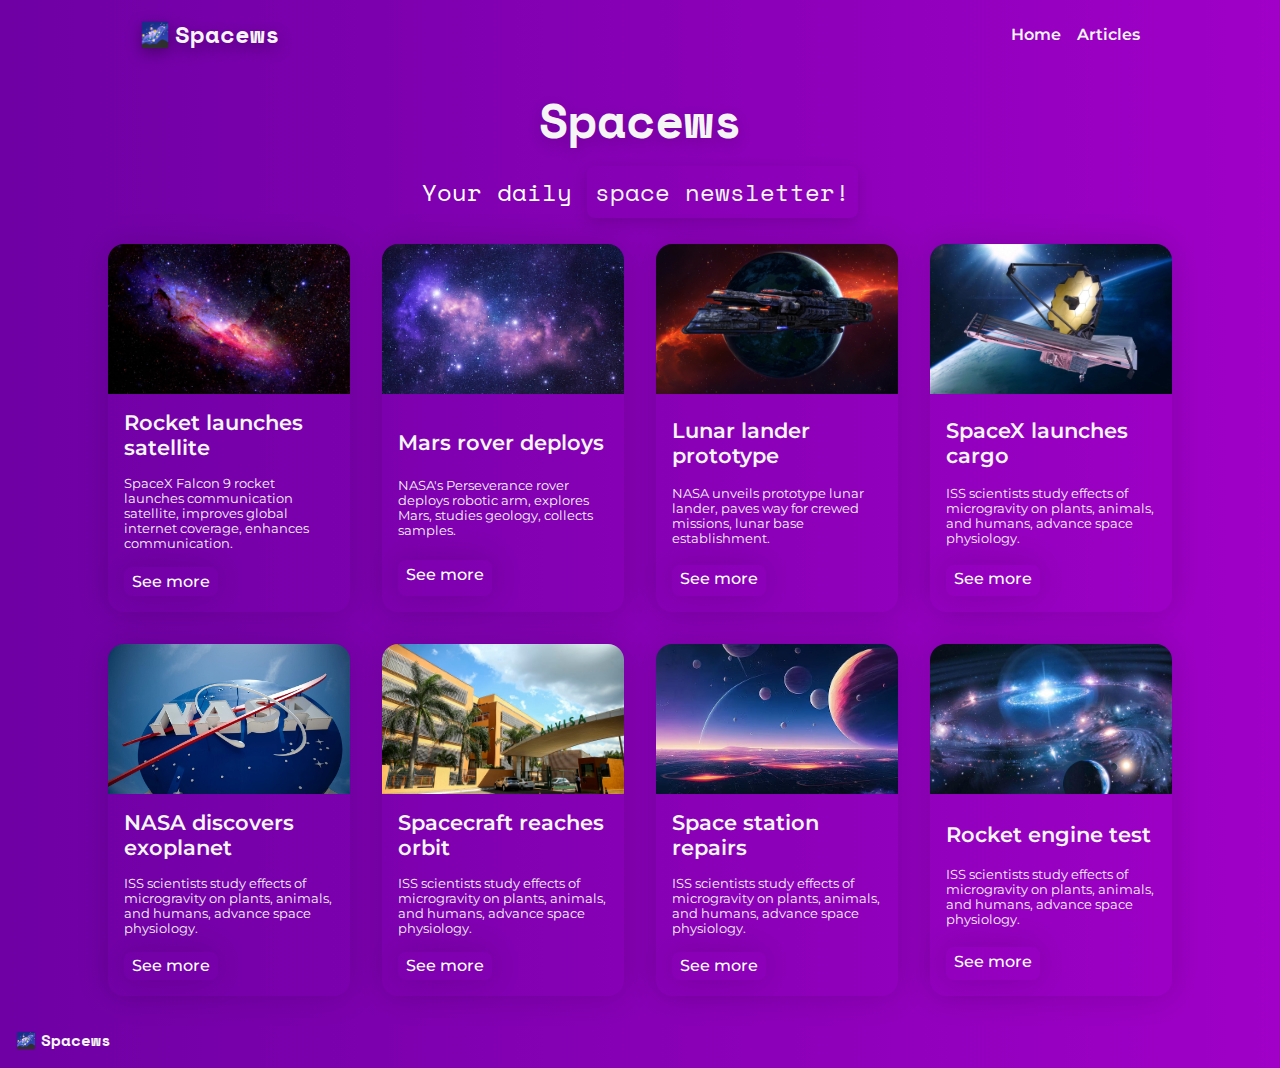
<file: index.html>
<!DOCTYPE html>
<html lang="en">
  <head>
    <meta charset="UTF-8" />
    <meta http-equiv="X-UA-Compatible" content="IE=edge" />
    <meta name="viewport" content="width=device-width, initial-scale=1.0" />
    <title>Spacews | Your daily space newsletter!</title>
    <link rel="stylesheet" href="./src/css/styles.css" />
    <link rel="preconnect" href="https://fonts.googleapis.com" />
    <link rel="preconnect" href="https://fonts.gstatic.com" crossorigin />
    <link
      href="https://fonts.googleapis.com/css2?family=Space+Mono:ital,wght@0,400;0,700;1,400;1,700&display=swap"
      rel="stylesheet"
    />
    <link
      href="https://fonts.googleapis.com/css2?family=Montserrat:wght@100;200;300;400;500;600;700;800;900&display=swap"
      rel="stylesheet"
    />
    <link
      rel="shortcut icon"
      href="./src/images/favicon.ico"
      type="image/x-icon"
    />
  </head>

  <body class="page-container">
    <header class="page-header">
      <section class="page-header_nav">
        <a href="./index.html" class="page-header_nav__brand">
          <h1 class="nav-title"><span>🌌</span>Spacews</h1>
        </a>
        <nav class="page-header_nav__menu">
          <ul class="page-header_nav__menu-list">
            <li class="page-header_nav__menu_item">
              <a class="page-header_nav__menu_link" href="#cta">Home</a>
            </li>
            <li class="page-header_nav__menu_item">
              <a class="page-header_nav__menu_link" href="#articles"
                >Articles</a
              >
            </li>
          </ul>
        </nav>
      </section>
    </header>
    <main class="page-main">
      <section id="cta" class="page-main_cta">
        <h1 class="space-mono">Spacews</h1>
        <p class="space-mono">Your daily <span>space newsletter!</span></p>
      </section>
      <section id="articles" class="page-main_news">
        <div class="news-card">
          <img src="./src/images/news1.jpg" alt="Notícia 1" />
          <div class="news-description">
            <h2>Rocket launches satellite</h2>
            <p>
              SpaceX Falcon 9 rocket launches communication satellite, improves
              global internet coverage, enhances communication.
            </p>
            <a href="artigo.html">See more</a>
          </div>
        </div>
        <div class="news-card">
          <img src="./src/images/news2.jpg" alt="Notícia 2" />
          <div class="news-description">
            <h2>Mars rover deploys</h2>
            <p>
              NASA's Perseverance rover deploys robotic arm, explores Mars,
              studies geology, collects samples.
            </p>
            <a href="artigo.html">See more</a>
          </div>
        </div>
        <div class="news-card">
          <img src="./src/images/news3.jpg" alt="Notícia 3" />
          <div class="news-description">
            <h2>Lunar lander prototype</h2>
            <p>
              NASA unveils prototype lunar lander, paves way for crewed
              missions, lunar base establishment.
            </p>
            <a href="artigo.html">See more</a>
          </div>
        </div>
        <div class="news-card">
          <img src="./src/images/news4.jpg" alt="Notícia 4" />
          <div class="news-description">
            <h2>SpaceX launches cargo</h2>
            <p>
              ISS scientists study effects of microgravity on plants, animals,
              and humans, advance space physiology.
            </p>
            <a href="artigo.html">See more</a>
          </div>
        </div>
        <div class="news-card">
          <img src="./src/images/news5.jpg" alt="Notícia 5" />
          <div class="news-description">
            <h2>NASA discovers exoplanet</h2>
            <p>
              ISS scientists study effects of microgravity on plants, animals,
              and humans, advance space physiology.
            </p>
            <a href="artigo.html">See more</a>
          </div>
        </div>
        <div class="news-card">
          <img src="./src/images/news6.jpg" alt="Notícia 6" />
          <div class="news-description">
            <h2>Spacecraft reaches orbit</h2>
            <p>
              ISS scientists study effects of microgravity on plants, animals,
              and humans, advance space physiology.
            </p>
            <a href="artigo.html">See more</a>
          </div>
        </div>
        <div class="news-card">
          <img src="./src/images/news7.jpg" alt="Notícia 7" />
          <div class="news-description">
            <h2>Space station repairs</h2>
            <p>
              ISS scientists study effects of microgravity on plants, animals,
              and humans, advance space physiology.
            </p>
            <a href="artigo.html">See more</a>
          </div>
        </div>
        <div class="news-card">
          <img src="./src/images/news8.jpg" alt="Notícia 8" />
          <div class="news-description">
            <h2>Rocket engine test</h2>
            <p>
              ISS scientists study effects of microgravity on plants, animals,
              and humans, advance space physiology.
            </p>
            <a href="artigo.html">See more</a>
          </div>
        </div>
      </section>
    </main>
    <footer class="page-footer">
      <h4><span>🌌</span>Spacews</h4>
    </footer>
  </body>
</html>
</file>
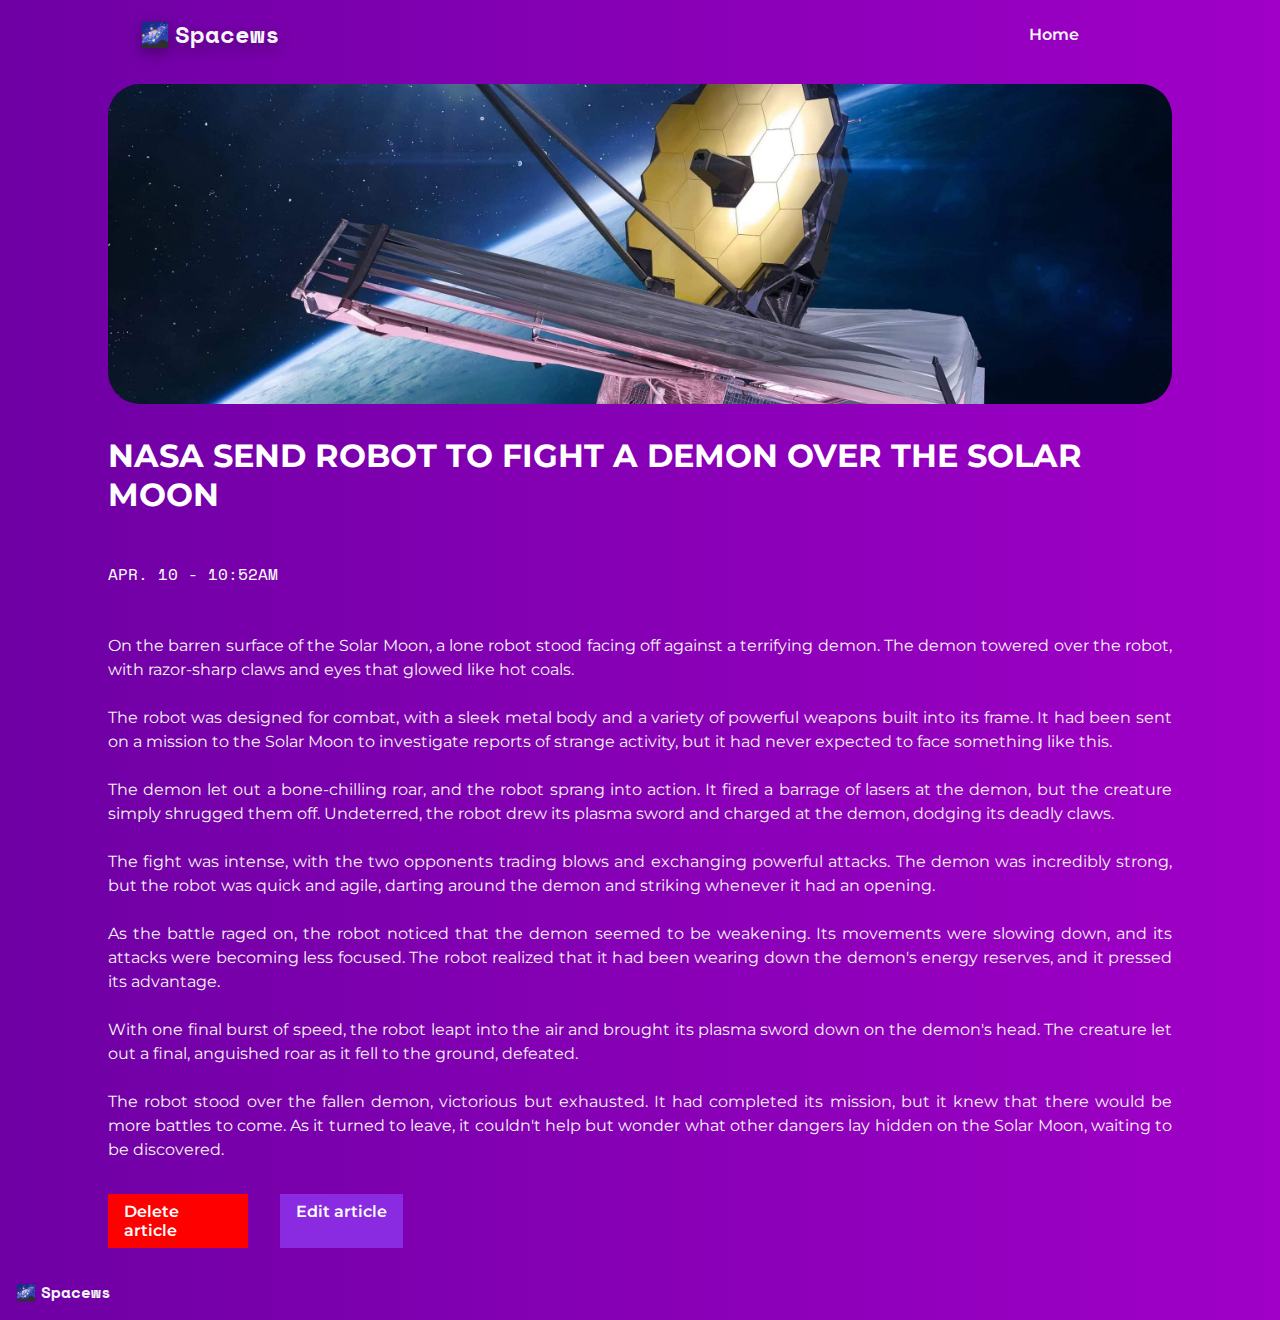
<file: artigo-adm.html>
<!DOCTYPE html>
<html lang="en">
  <head>
    <meta charset="UTF-8" />
    <meta http-equiv="X-UA-Compatible" content="IE=edge" />
    <meta name="viewport" content="width=device-width, initial-scale=1.0" />
    <title>Spacews | Your daily space newsletter!</title>
    <link rel="stylesheet" href="./src/css/styles.css" />
    <link rel="preconnect" href="https://fonts.googleapis.com" />
    <link rel="preconnect" href="https://fonts.gstatic.com" crossorigin />
    <link
      href="https://fonts.googleapis.com/css2?family=Space+Mono:ital,wght@0,400;0,700;1,400;1,700&display=swap"
      rel="stylesheet"
    />
    <link
      href="https://fonts.googleapis.com/css2?family=Montserrat:wght@100;200;300;400;500;600;700;800;900&display=swap"
      rel="stylesheet"
    />
    <link
      rel="shortcut icon"
      href="./src/images/favicon.ico"
      type="image/x-icon"
    />
  </head>

  <body class="page-container">
    <header class="page-header">
      <section class="page-header_nav">
        <div class="page-header_nav__brand">
          <h1 class="nav-title"><span>🌌</span>Spacews</h1>
        </div>
        <nav class="page-header_nav__menu">
          <ul class="page-header_nav__menu-list">
            <li class="page-header_nav__menu_item">
              <a class="page-header_nav__menu_link" href="./index.html">Home</a>
            </li>
          </ul>
        </nav>
      </section>
    </header>
    <main class="page-main">
      <section class="article-box">
        <div class="article-image_box">
          <img
            src="./src/images/news4.jpg"
            alt="Banner do Artigo"
            class="article-image"
          />
        </div>
        <div class="article-description">
          <h1 class="article-title">
            NASA send robot to fight a demon over the solar moon
          </h1>
          <p class="article-time">Apr. 10 - 10:52am</p>
          <p class="article-text">
            On the barren surface of the Solar Moon, a lone robot stood facing
            off against a terrifying demon. The demon towered over the robot,
            with razor-sharp claws and eyes that glowed like hot coals.<br /><br />

            The robot was designed for combat, with a sleek metal body and a
            variety of powerful weapons built into its frame. It had been sent
            on a mission to the Solar Moon to investigate reports of strange
            activity, but it had never expected to face something like this.<br /><br />

            The demon let out a bone-chilling roar, and the robot sprang into
            action. It fired a barrage of lasers at the demon, but the creature
            simply shrugged them off. Undeterred, the robot drew its plasma
            sword and charged at the demon, dodging its deadly claws.<br /><br />

            The fight was intense, with the two opponents trading blows and
            exchanging powerful attacks. The demon was incredibly strong, but
            the robot was quick and agile, darting around the demon and striking
            whenever it had an opening.<br /><br />

            As the battle raged on, the robot noticed that the demon seemed to
            be weakening. Its movements were slowing down, and its attacks were
            becoming less focused. The robot realized that it had been wearing
            down the demon's energy reserves, and it pressed its advantage.<br /><br />

            With one final burst of speed, the robot leapt into the air and
            brought its plasma sword down on the demon's head. The creature let
            out a final, anguished roar as it fell to the ground, defeated.<br /><br />

            The robot stood over the fallen demon, victorious but exhausted. It
            had completed its mission, but it knew that there would be more
            battles to come. As it turned to leave, it couldn't help but wonder
            what other dangers lay hidden on the Solar Moon, waiting to be
            discovered.
          </p>
        </div>
        <a class="delete">Delete article</a>
        <a class="edit">Edit article</a>
      </section>
    </main>
    <footer class="page-footer">
      <h4><span>🌌</span>Spacews</h4>
    </footer>
  </body>
</html>
</file>
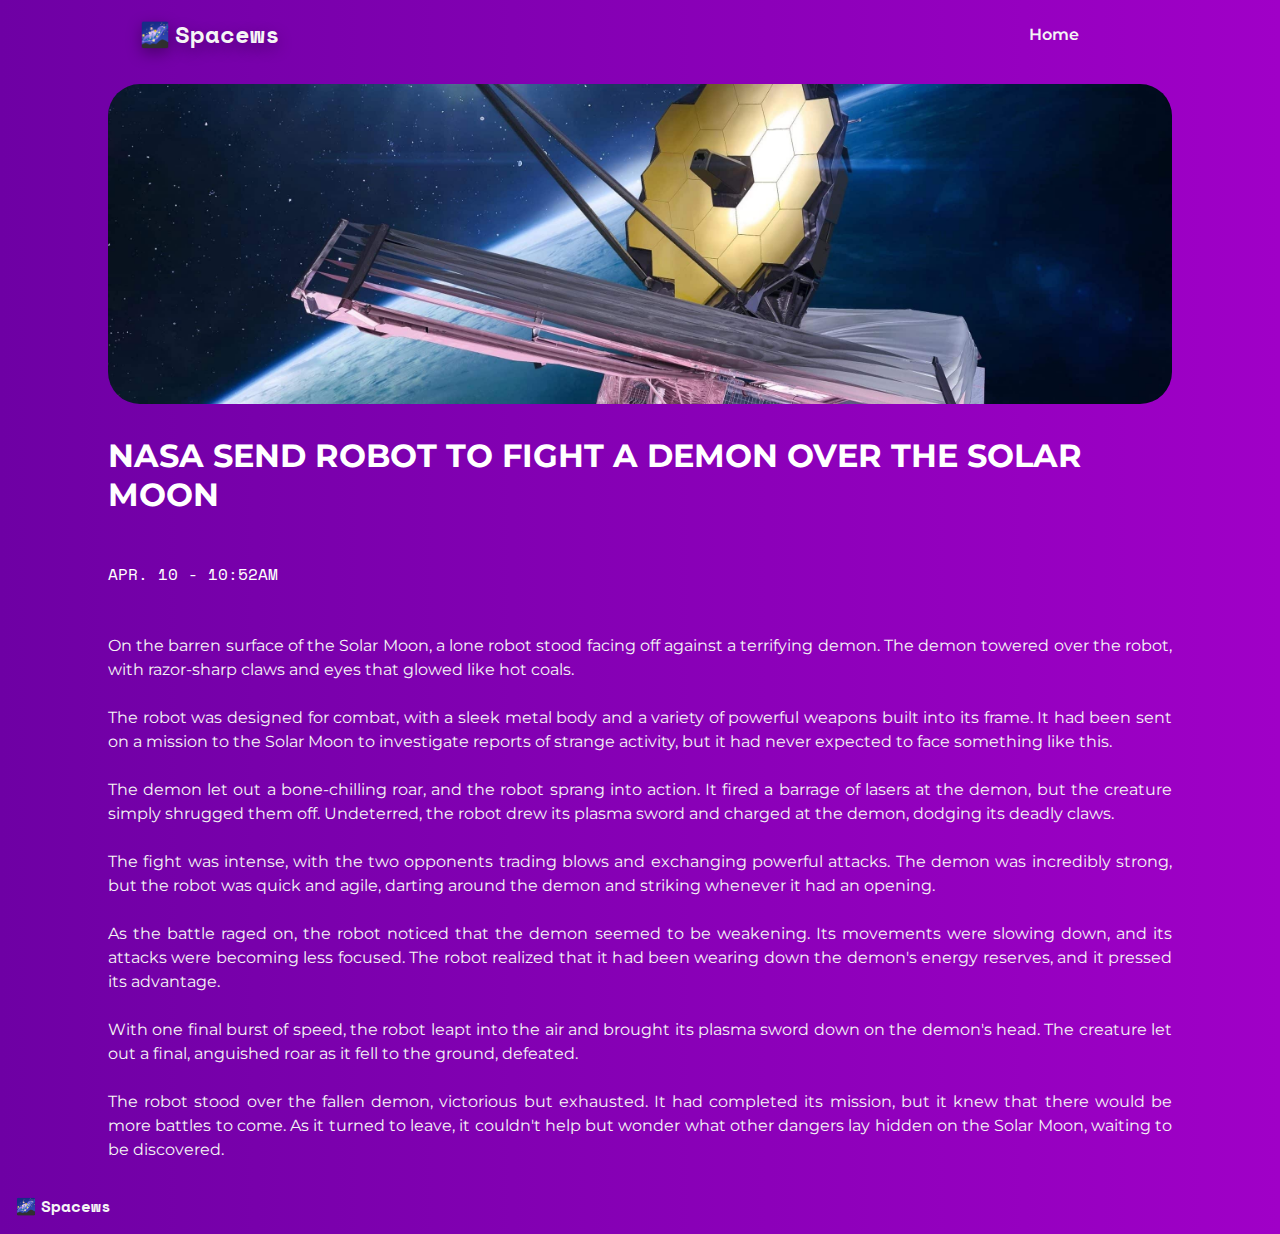
<file: artigo.html>
<!DOCTYPE html>
<html lang="en">
  <head>
    <meta charset="UTF-8" />
    <meta http-equiv="X-UA-Compatible" content="IE=edge" />
    <meta name="viewport" content="width=device-width, initial-scale=1.0" />
    <title>Spacews | Your daily space newsletter!</title>
    <link rel="stylesheet" href="./src/css/styles.css" />
    <link rel="preconnect" href="https://fonts.googleapis.com" />
    <link rel="preconnect" href="https://fonts.gstatic.com" crossorigin />
    <link
      href="https://fonts.googleapis.com/css2?family=Space+Mono:ital,wght@0,400;0,700;1,400;1,700&display=swap"
      rel="stylesheet"
    />
    <link
      href="https://fonts.googleapis.com/css2?family=Montserrat:wght@100;200;300;400;500;600;700;800;900&display=swap"
      rel="stylesheet"
    />
    <link
      rel="shortcut icon"
      href="./src/images/favicon.ico"
      type="image/x-icon"
    />
  </head>

  <body class="page-container">
    <header class="page-header">
      <section class="page-header_nav">
        <div class="page-header_nav__brand">
          <h1 class="nav-title"><span>🌌</span>Spacews</h1>
        </div>
        <nav class="page-header_nav__menu">
          <ul class="page-header_nav__menu-list">
            <li class="page-header_nav__menu_item">
              <a class="page-header_nav__menu_link" href="./index.html">Home</a>
            </li>
          </ul>
        </nav>
      </section>
    </header>
    <main class="page-main">
      <section class="article-box">
        <div class="article-image_box">
          <img
            src="./src/images/news4.jpg"
            alt="Banner do Artigo"
            class="article-image"
          />
        </div>
        <div class="article-description">
          <h1 class="article-title">
            NASA send robot to fight a demon over the solar moon
          </h1>
          <p class="article-time">Apr. 10 - 10:52am</p>
          <p class="article-text">
            On the barren surface of the Solar Moon, a lone robot stood facing
            off against a terrifying demon. The demon towered over the robot,
            with razor-sharp claws and eyes that glowed like hot coals.<br /><br />

            The robot was designed for combat, with a sleek metal body and a
            variety of powerful weapons built into its frame. It had been sent
            on a mission to the Solar Moon to investigate reports of strange
            activity, but it had never expected to face something like this.<br /><br />

            The demon let out a bone-chilling roar, and the robot sprang into
            action. It fired a barrage of lasers at the demon, but the creature
            simply shrugged them off. Undeterred, the robot drew its plasma
            sword and charged at the demon, dodging its deadly claws.<br /><br />

            The fight was intense, with the two opponents trading blows and
            exchanging powerful attacks. The demon was incredibly strong, but
            the robot was quick and agile, darting around the demon and striking
            whenever it had an opening.<br /><br />

            As the battle raged on, the robot noticed that the demon seemed to
            be weakening. Its movements were slowing down, and its attacks were
            becoming less focused. The robot realized that it had been wearing
            down the demon's energy reserves, and it pressed its advantage.<br /><br />

            With one final burst of speed, the robot leapt into the air and
            brought its plasma sword down on the demon's head. The creature let
            out a final, anguished roar as it fell to the ground, defeated.<br /><br />

            The robot stood over the fallen demon, victorious but exhausted. It
            had completed its mission, but it knew that there would be more
            battles to come. As it turned to leave, it couldn't help but wonder
            what other dangers lay hidden on the Solar Moon, waiting to be
            discovered.
          </p>
        </div>
      </section>
    </main>
    <footer class="page-footer">
      <h4><span>🌌</span>Spacews</h4>
    </footer>
  </body>
</html>
</file>
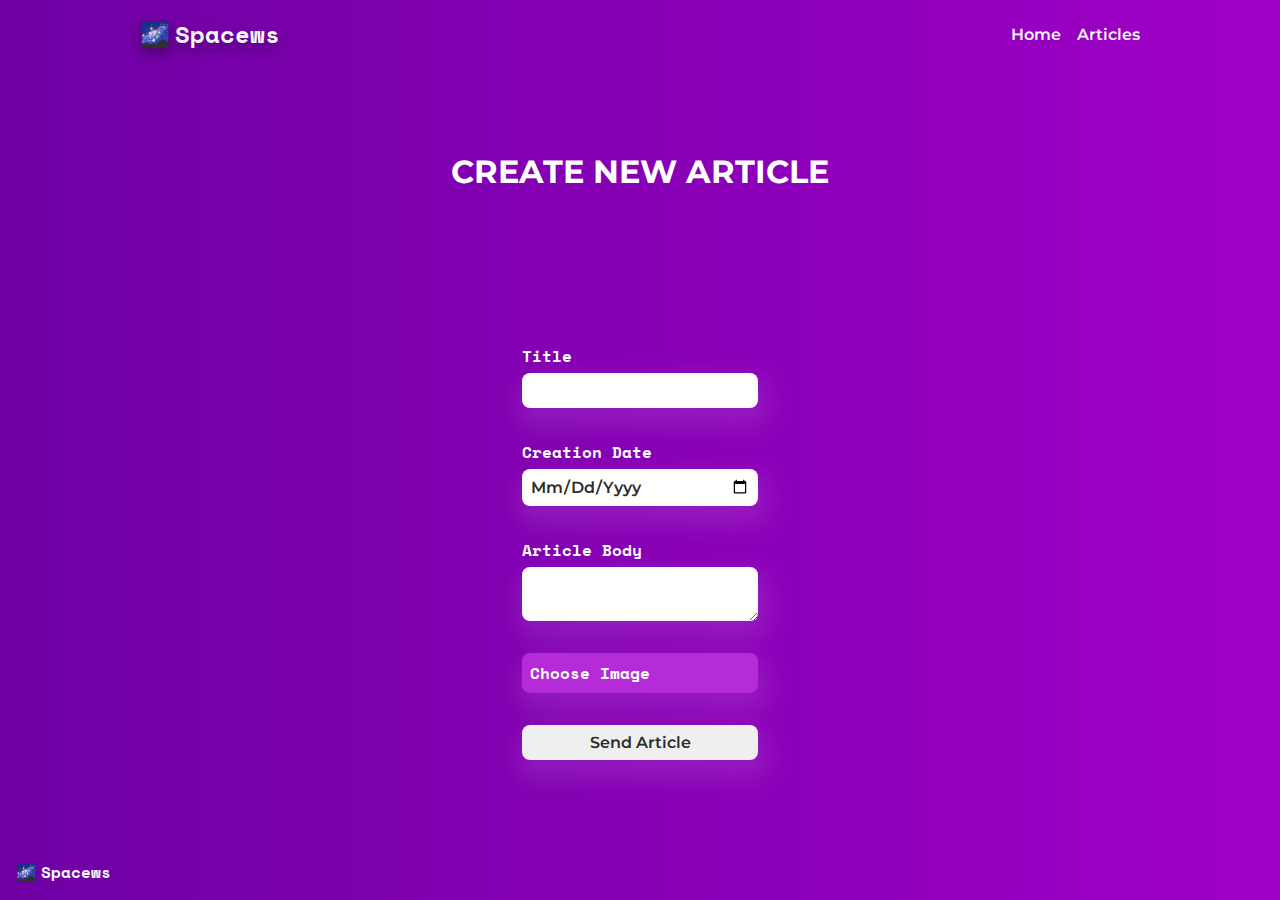
<file: create-article.html>
<!DOCTYPE html>
<html lang="en">
  <head>
    <meta charset="UTF-8" />
    <meta http-equiv="X-UA-Compatible" content="IE=edge" />
    <meta name="viewport" content="width=device-width, initial-scale=1.0" />
    <title>Spacews | Your daily space newsletter!</title>
    <link rel="stylesheet" href="./src/css/styles.css" />
    <link rel="preconnect" href="https://fonts.googleapis.com" />
    <link rel="preconnect" href="https://fonts.gstatic.com" crossorigin />
    <link
      href="https://fonts.googleapis.com/css2?family=Space+Mono:ital,wght@0,400;0,700;1,400;1,700&display=swap"
      rel="stylesheet"
    />
    <link
      href="https://fonts.googleapis.com/css2?family=Montserrat:wght@100;200;300;400;500;600;700;800;900&display=swap"
      rel="stylesheet"
    />
    <link
      rel="shortcut icon"
      href="./src/images/favicon.ico"
      type="image/x-icon"
    />
  </head>

  <body class="page-container">
    <header class="page-header">
      <section class="page-header_nav">
        <a href="./index.html" class="page-header_nav__brand">
          <h1 class="nav-title"><span>🌌</span>Spacews</h1>
        </a>
        <nav class="page-header_nav__menu">
          <ul class="page-header_nav__menu-list">
            <li class="page-header_nav__menu_item">
              <a class="page-header_nav__menu_link" href="#cta">Home</a>
            </li>
            <li class="page-header_nav__menu_item">
              <a class="page-header_nav__menu_link" href="#articles"
                >Articles</a
              >
            </li>
          </ul>
        </nav>
      </section>
    </header>
    <main class="page-main">
      <section class="page-main__title">
        <h1 class="article-title">Create new Article</h1>
      </section>
      <section class="page-main__content">
        <form method="POST" class="page-main__form">
          <div class="page-main__input-group">
            <label for="title" class="page-main__form-label">Title</label>
            <input
              id="title"
              type="text"
              class="page-main__form-input input-shadow"
            />
          </div>
          <div class="page-main__input-group">
            <label for="creation_date" class="page-main__form-label"
              >Creation Date</label
            >
            <input
              id="creation_date"
              type="date"
              class="page-main__form-input input-shadow"
            />
          </div>
          <div class="page-main__input-group">
            <label for="article_body" class="page-main__form-label"
              >Article Body</label
            >
            <textarea
              id="article_body"
              class="page-main__form-input input-shadow"
            ></textarea>
          </div>
          <div class="page-main__input-group">
            <label
              for="image"
              class="page-main__form-label file-input input-shadow"
              >Choose Image</label
            >
            <input id="image" type="file" class="page-main__form-input-file" />
          </div>
          <div class="page-main__input-group">
            <button
              id="send_article"
              type="submit"
              class="page-main__form-input input-shadow"
            >
              Send Article
            </button>
          </div>
        </form>
      </section>
    </main>
    <footer class="page-footer">
      <h4><span>🌌</span>Spacews</h4>
    </footer>
  </body>
</html>
</file>
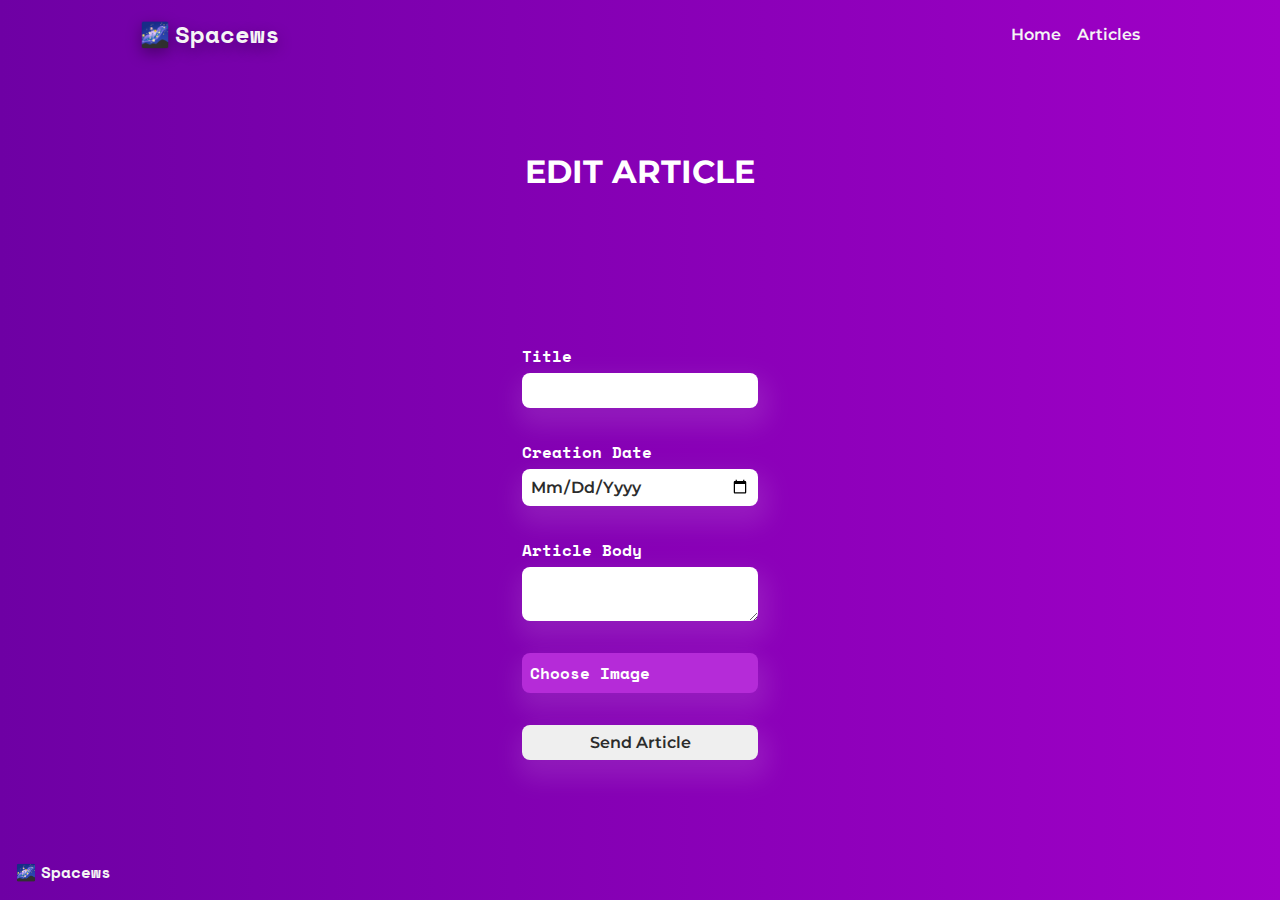
<file: edit-article.html>
<!DOCTYPE html>
<html lang="en">
  <head>
    <meta charset="UTF-8" />
    <meta http-equiv="X-UA-Compatible" content="IE=edge" />
    <meta name="viewport" content="width=device-width, initial-scale=1.0" />
    <title>Spacews | Your daily space newsletter!</title>
    <link rel="stylesheet" href="./src/css/styles.css" />
    <link rel="preconnect" href="https://fonts.googleapis.com" />
    <link rel="preconnect" href="https://fonts.gstatic.com" crossorigin />
    <link
      href="https://fonts.googleapis.com/css2?family=Space+Mono:ital,wght@0,400;0,700;1,400;1,700&display=swap"
      rel="stylesheet"
    />
    <link
      href="https://fonts.googleapis.com/css2?family=Montserrat:wght@100;200;300;400;500;600;700;800;900&display=swap"
      rel="stylesheet"
    />
    <link
      rel="shortcut icon"
      href="./src/images/favicon.ico"
      type="image/x-icon"
    />
  </head>

  <body class="page-container">
    <header class="page-header">
      <section class="page-header_nav">
        <a href="./index.html" class="page-header_nav__brand">
          <h1 class="nav-title"><span>🌌</span>Spacews</h1>
        </a>
        <nav class="page-header_nav__menu">
          <ul class="page-header_nav__menu-list">
            <li class="page-header_nav__menu_item">
              <a class="page-header_nav__menu_link" href="#cta">Home</a>
            </li>
            <li class="page-header_nav__menu_item">
              <a class="page-header_nav__menu_link" href="#articles"
                >Articles</a
              >
            </li>
          </ul>
        </nav>
      </section>
    </header>
    <main class="page-main">
      <section class="page-main__title">
        <h1 class="article-title">Edit Article</h1>
      </section>
      <section class="page-main__content">
        <form method="POST" class="page-main__form">
          <div class="page-main__input-group">
            <label for="title" class="page-main__form-label">Title</label>
            <input
              id="title"
              type="text"
              class="page-main__form-input input-shadow"
            />
          </div>
          <div class="page-main__input-group">
            <label for="creation_date" class="page-main__form-label"
              >Creation Date</label
            >
            <input
              id="creation_date"
              type="date"
              class="page-main__form-input input-shadow"
            />
          </div>
          <div class="page-main__input-group">
            <label for="article_body" class="page-main__form-label"
              >Article Body</label
            >
            <textarea
              id="article_body"
              class="page-main__form-input input-shadow"
            ></textarea>
          </div>
          <div class="page-main__input-group">
            <label
              for="image"
              class="page-main__form-label file-input input-shadow"
              >Choose Image</label
            >
            <input id="image" type="file" class="page-main__form-input-file" />
          </div>
          <div class="page-main__input-group">
            <button
              id="send_article"
              type="submit"
              class="page-main__form-input input-shadow"
            >
              Send Article
            </button>
          </div>
        </form>
      </section>
    </main>
    <footer class="page-footer">
      <h4><span>🌌</span>Spacews</h4>
    </footer>
  </body>
</html>
</file>
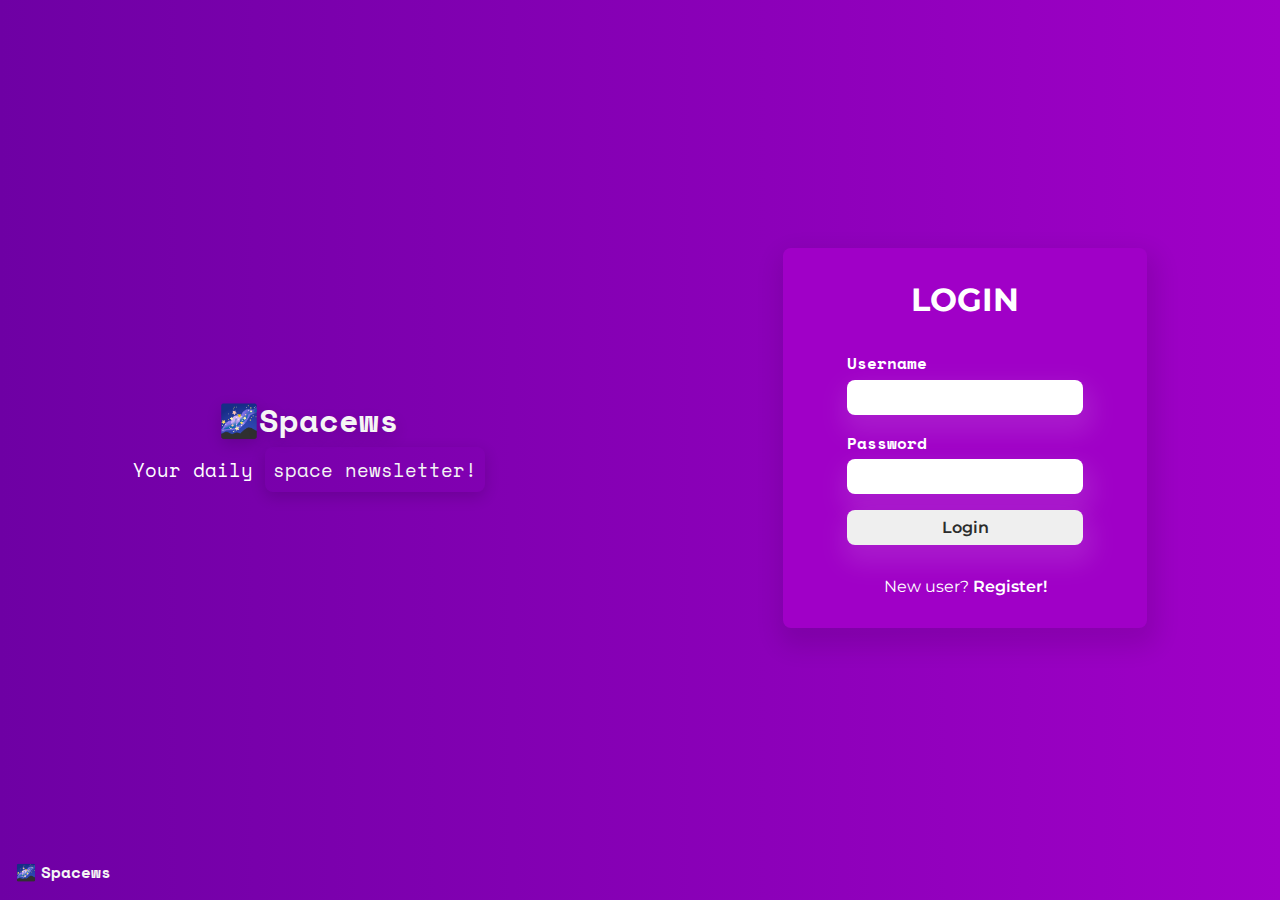
<file: login.html>
<!DOCTYPE html>
<html lang="en">
  <head>
    <meta charset="UTF-8" />
    <meta http-equiv="X-UA-Compatible" content="IE=edge" />
    <meta name="viewport" content="width=device-width, initial-scale=1.0" />
    <title>Spacews | Your daily space newsletter!</title>
    <link rel="stylesheet" href="./src/css/styles.css" />
    <link rel="preconnect" href="https://fonts.googleapis.com" />
    <link rel="preconnect" href="https://fonts.gstatic.com" crossorigin />
    <link
      href="https://fonts.googleapis.com/css2?family=Space+Mono:ital,wght@0,400;0,700;1,400;1,700&display=swap"
      rel="stylesheet"
    />
    <link
      href="https://fonts.googleapis.com/css2?family=Montserrat:wght@100;200;300;400;500;600;700;800;900&display=swap"
      rel="stylesheet"
    />
    <link
      rel="shortcut icon"
      href="./src/images/favicon.ico"
      type="image/x-icon"
    />
  </head>

  <body class="page-container">
    <header class="page-header">
      <section class="page-header_nav"></section>
    </header>
    <main class="page-content">
      <section class="page-main__info">
        <h1 class="page-main__info-title"><span>🌌</span>Spacews</h1>
        <p class="space-mono page-main__info-subtitle">
          Your daily <span>space newsletter!</span>
        </p>
      </section>
      <section class="page-main__login">
        <div class="page-main__login-box box-shadow">
          <h1 class="article-title">Login</h1>
          <form method="POST" class="page-main__login-form margin">
            <div class="page-main__input-group">
              <label for="username" class="page-main__form-label"
                >username</label
              >
              <input
                id="username"
                type="text"
                class="page-main__form-input input-shadow"
              />
            </div>
            <div class="page-main__input-group">
              <label for="password" class="page-main__form-label"
                >password</label
              >
              <input
                id="password"
                type="text"
                class="page-main__form-input input-shadow"
              />
            </div>
            <div class="page-main__input-group">
              <button
                id="send_article"
                type="submit"
                class="page-main__form-input input-shadow"
              >
                Login
              </button>
            </div>
          </form>
          <a href="#" class="page-main__login-link"
            >New user? <span>Register!</span></a
          >
        </div>
      </section>
    </main>
    <footer class="page-footer">
      <h4><span>🌌</span>Spacews</h4>
    </footer>
  </body>
</html>
</file>
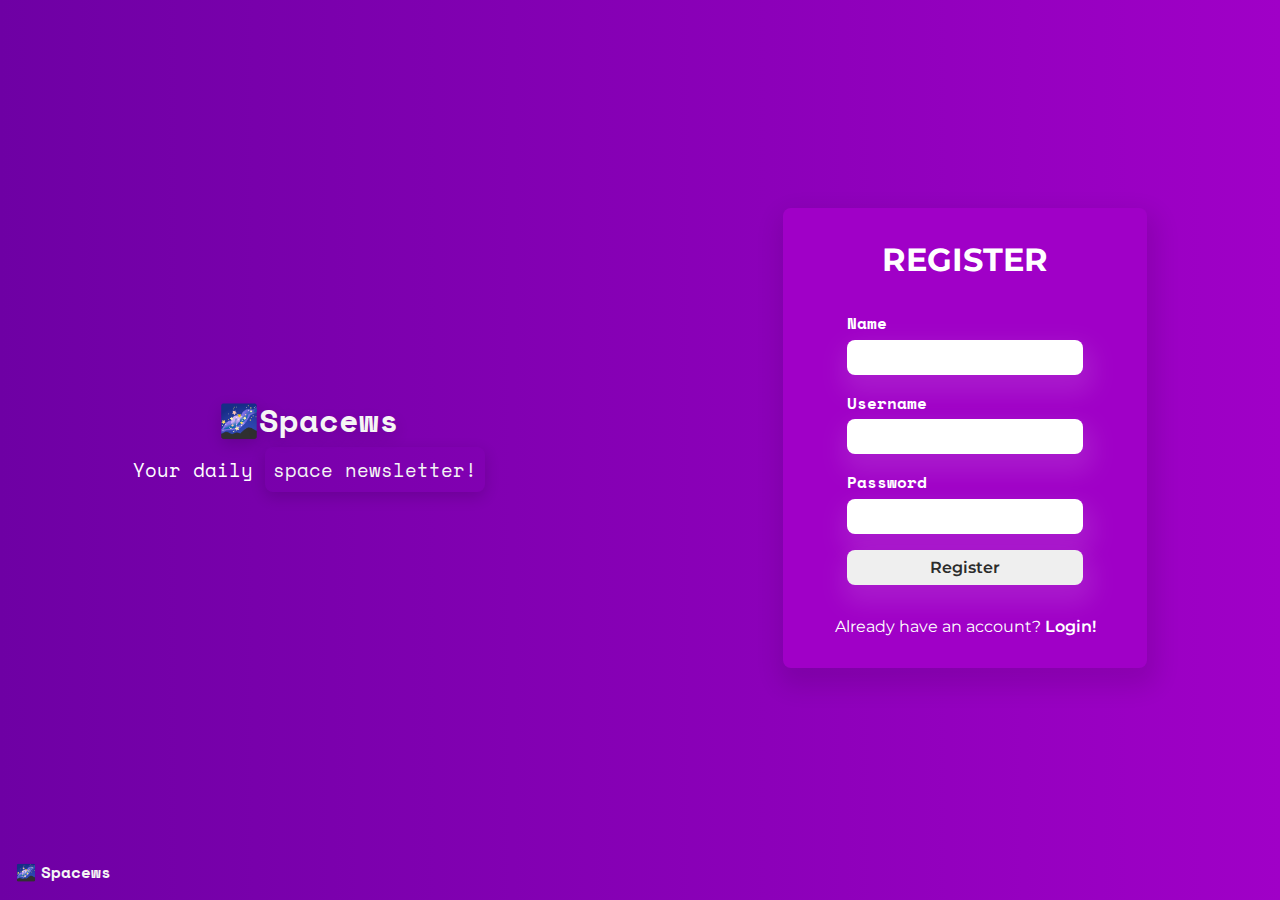
<file: register.html>
<!DOCTYPE html>
<html lang="en">
  <head>
    <meta charset="UTF-8" />
    <meta http-equiv="X-UA-Compatible" content="IE=edge" />
    <meta name="viewport" content="width=device-width, initial-scale=1.0" />
    <title>Spacews | Your daily space newsletter!</title>
    <link rel="stylesheet" href="./src/css/styles.css" />
    <link rel="preconnect" href="https://fonts.googleapis.com" />
    <link rel="preconnect" href="https://fonts.gstatic.com" crossorigin />
    <link
      href="https://fonts.googleapis.com/css2?family=Space+Mono:ital,wght@0,400;0,700;1,400;1,700&display=swap"
      rel="stylesheet"
    />
    <link
      href="https://fonts.googleapis.com/css2?family=Montserrat:wght@100;200;300;400;500;600;700;800;900&display=swap"
      rel="stylesheet"
    />
    <link
      rel="shortcut icon"
      href="./src/images/favicon.ico"
      type="image/x-icon"
    />
  </head>

  <body class="page-container">
    <header class="page-header">
      <section class="page-header_nav"></section>
    </header>
    <main class="page-content">
      <section class="page-main__info">
        <h1 class="page-main__info-title"><span>🌌</span>Spacews</h1>
        <p class="space-mono page-main__info-subtitle">
          Your daily <span>space newsletter!</span>
        </p>
      </section>
      <section class="page-main__login">
        <div class="page-main__login-box box-shadow">
          <h1 class="article-title">Register</h1>
          <form method="POST" class="page-main__login-form margin">
            <div class="page-main__input-group">
              <label for="name" class="page-main__form-label">name</label>
              <input
                id="name"
                type="text"
                class="page-main__form-input input-shadow"
              />
            </div>
            <div class="page-main__input-group">
              <label for="username" class="page-main__form-label"
                >username</label
              >
              <input
                id="username"
                type="text"
                class="page-main__form-input input-shadow"
              />
            </div>
            <div class="page-main__input-group">
              <label for="password" class="page-main__form-label"
                >password</label
              >
              <input
                id="password"
                type="text"
                class="page-main__form-input input-shadow"
              />
            </div>
            <div class="page-main__input-group">
              <button
                id="send_article"
                type="submit"
                class="page-main__form-input input-shadow"
              >
                Register
              </button>
            </div>
          </form>
          <a href="#" class="page-main__login-link"
            >Already have an account? <span>Login!</span></a
          >
        </div>
      </section>
    </main>
    <footer class="page-footer">
      <h4><span>🌌</span>Spacews</h4>
    </footer>
  </body>
</html>
</file>
<file: src/css/styles.css>
.page-container {
  display: grid;
  grid-template-columns: repeat(12, 1fr);
  grid-template-rows: auto 1fr auto;
  gap: 1rem;
  margin: 0;
  height: 100vh;
  min-height: 100%;
  background: linear-gradient(
    90deg,
    rgba(110, 0, 164, 1) 0%,
    rgba(160, 0, 199, 1) 100%
  );
}

.space-mono {
  font-family: "Space Mono", monospace;
}

.montserrat {
  font-family: "Montserrat", sans-serif;
}

/* Header */

.page-header {
  grid-column: 2 / 12;
  height: fit-content;
}

.page-header_nav {
  display: grid;
  grid-template-columns: repeat(12, 1fr);
  grid-template-rows: 1fr;
  padding: 1rem 2rem;
}

/* Main */

.page-main {
  grid-column: 1 / 13;
  display: grid;
  grid-template-columns: repeat(12, 1fr);
  gap: 1rem;
  align-items: center;
  justify-items: center;
}

.page-main_cta {
  display: grid;
  grid-template-columns: repeat(12, 1fr);
  grid-template-rows: repeat(2, 1fr);
  grid-column: 1 / 13;
  grid-row: 1 / 2;
  align-items: center;
  justify-items: center;
  width: 100%;
}

.page-main__title {
  grid-column: 1/13;
}

.page-main__content {
  grid-column: 1/13;
}

/* Page News */

.news-card {
  display: grid;
  background: transparent;
  border-radius: 16px;
  color: whitesmoke;
  box-shadow: 0 0 2rem rgba(0, 0, 0, 0.15);
}

.news-description {
  display: grid;
  padding: 1rem;
  gap: 1rem;
}

.news-card img {
  height: 150px;
  min-width: 100%;
  max-width: 100%;
  border-radius: 16px 16px 0 0;
  object-fit: cover;
}

.news-description h2 {
  font-family: "Montserrat", sans-serif;
  font-weight: 600;
  font-size: 1.3rem;
  margin: 0;
}

.news-description p {
  font-family: "Montserrat", sans-serif;
  font-size: 0.8rem;
  margin: 0;
}

.news-description a {
  width: fit-content;
  padding: 0.3rem 0.5rem;
  box-shadow: 0 0 2rem rgba(0, 0, 0, 0.15);
  color: white;
  font-weight: 500;
  text-decoration: none;
  font-family: "Montserrat", sans-serif;
  border-radius: 0.5rem;
  transition: all 0.3s ease;
}

.news-description a:hover {
  padding: 0.4rem 0.7rem;
  box-shadow: 0 0 2rem rgba(0, 0, 0, 0.2);
}

/* Page Footer */

.page-footer {
  grid-column: 1 / 13;
  display: grid;
  height: fit-content;
  padding: 1rem;
  color: whitesmoke;
}

.page-footer h4 {
  font-family: "Space Mono", monospace;
  margin: 0;
}

.page-footer h4 span {
  margin-right: 0.3rem;
}

/* Article's Page */

.article-box {
  width: 100%;
  grid-column: 2 / 12;
  display: grid;
  gap: 2rem;
}

.article-image_box {
  grid-row: 1fr;
  width: 100%;
  grid-column: 1 / 12;
  display: grid;
  border-radius: 2rem;
}

.article-image {
  object-fit: cover;
  border-radius: 2rem;
  min-width: 100%;
  max-width: 100%;
  height: 20rem;
}

.article-description {
  grid-row: 1fr;

  grid-column: 1/12;
  display: grid;
  gap: 2rem;
}

.article-time {
  font-family: "Space Mono", monospace;
  color: white;
  font-size: 1rem;
  text-transform: uppercase;
}

.article-text {
  margin: 0;
  font-family: "Montserrat", sans-serif;
  color: whitesmoke;
  font-size: 1rem;
  text-align: justify;
  line-height: 1.5;
}

/* Article Info Page */

.page-main__input-group {
  display: flex;
  flex-direction: column;
  gap: .3rem;
}

.page-main__form {
  display: flex;
  flex-direction: column;
  gap: 2rem;
}

.page-main__form-label {
  font-family: "Space Mono", monospace;
    color: white;
    font-size: 1rem;
    text-transform: capitalize;
    font-weight: 600;
}

.page-main__form-input {
  font-family: "Montserrat", sans-serif;
  color: #2c2c2c;
  font-size: 1rem;
  text-transform: capitalize;
  font-weight: 600;
  padding: 0.5rem ;
  border-radius: .5rem;
  border: none;
}

.page-main__form-input-file {
  display: none;
}

.file-input {
  background: rgb(181, 43, 216);
  border-radius: .5rem;
  padding: .5rem;
}

.input-shadow {
  -webkit-box-shadow: 3px 12px 25px 7px rgba(34, 34, 34, 0.1);
  -moz-box-shadow: 3px 12px 25px 7px rgba(255, 255, 255, 0.1);
  box-shadow: 3px 12px 25px 7px rgba(255, 255, 255, 0.1);
}

@media only screen and (min-width: 200px) {
  .page-header_nav__brand {
    font-family: "Space Mono", monospace;
    grid-column: 1 / 13;
    color: whitesmoke;
    text-shadow: 0rem 0.3rem 0.9rem rgba(0, 0, 0, 0.35);
    text-decoration: none;
  }

  .page-header_nav__menu {
    display: none;
    grid-template-columns: repeat(12, 1fr);
    grid-column: 3 / 13;
    align-items: center;
    justify-items: end;
  }

  .page-header_nav__menu-list {
    display: grid;
    grid-template-columns: repeat(2, 1fr);
    gap: 1rem;
    grid-column: 11 / 13;
    align-items: center;
    justify-items: center;
    list-style: none;
    padding: 0;
    margin: 0;
  }

  .page-header_nav__menu_link {
    font-family: "Montserrat", sans-serif;
    font-weight: 600;
    text-decoration: none;
    color: whitesmoke;
  }

  .page-header_nav__menu_link:hover {
    font-weight: 700;
    text-shadow: 0rem 0.3rem 0.9rem rgba(0, 0, 0, 0.15);
  }

  .nav-title {
    font-weight: 700;
    font-size: 1.5rem;
    margin: 0;
  }

  .nav-title span {
    margin-right: 0.3rem;
  }

  .page-main_cta h1 {
    display: grid;
    grid-column: 1 / 13;
    font-size: 2rem;
    margin: 0;
    line-height: 1.5;
    color: whitesmoke;
    text-shadow: 0rem 0.3rem 0.9rem rgba(0, 0, 0, 0.15);
  }

  .page-main_cta p {
    font-size: 1rem;
    margin: 0;
    line-height: 1;
    grid-column: 1 / 13;
    color: white;
    word-wrap: break-word;
  }

  .page-main_cta p span {
    background-color: transparent;
    padding: 0.5rem;
    color: whitesmoke;
    border-radius: 8px;
    box-shadow: 0rem 0.3rem 0.9rem rgba(0, 0, 0, 0.15);
  }

    .page-content {
      display: flex;
      grid-column: 1/13;
      justify-content: space-around;
      align-items: center;
      width: 100vw;
      flex-wrap: wrap;
      gap: 2rem;
    }

    .delete {
      background: red;
      color: white;
      font-weight: 600;
      font-size: 1rem;
      border: none;
      padding: .5rem 1rem;
  font-family: "Montserrat", sans-serif;
    }

    .edit {
      background: blueviolet;
      color: white;
      font-weight: 600;
      font-size: 1rem;
      border: none;
  font-family: "Montserrat", sans-serif;
   padding: .5rem 1rem;
    }

  .margin {
    margin: 2rem;
  }

  .page-main__info {
    display: flex;
    flex-direction: column;
    grid-column: 1/7;
    grid-row: 1;
    text-align: center;
    gap: 1rem;
  }

  .page-main__login {
    display: grid;
    grid-column: 6/13;
    grid-row: 1;
  }

  .page-main__login-link {
    font-family: "Montserrat", sans-serif;
    color: white;
    text-decoration: none;
  }

  .page-main__login-link span {
    font-weight: 600;
  }

  .page-main__login-box {
    background: rgba(160, 0, 199, 1);
    border-radius: .5rem;
    padding: 2rem;
    display: flex;
    flex-direction: column;
    justify-content: center;
    align-items: center;
  }

  .page-main__login-form {
    display: flex;
    flex-direction: column;
    gap: 1rem;
  }

  .box-shadow {
    -webkit-box-shadow: 3px 12px 25px 7px rgba(0, 0, 0, 0.1);
    -moz-box-shadow: 3px 12px 25px 7px rgba(0, 0, 0, 0.1);
    box-shadow: 3px 12px 25px 7px rgba(0, 0, 0, 0.1);
  }

  .page-main__info-title {
      font-family: "Space Mono", monospace;
      font-size: 2rem;
      margin: 0;
      line-height: 1.5;
      color: whitesmoke;
      text-shadow: 0rem 0.3rem 0.9rem rgba(0, 0, 0, 0.15);
  }

  .page-main__info-subtitle {
    font-size: 1.2rem;
      margin: 0;
      line-height: 1;
      grid-column: 1 / 13;
      color: white;
      word-wrap: break-word;
  }

  .page-main__info-subtitle span {
    background-color: transparent;
      padding: 0.5rem;
      color: whitesmoke;
      border-radius: 8px;
      box-shadow: 0rem 0.3rem 0.9rem rgba(0, 0, 0, 0.15);
  }

  .page-main_news {
    grid-column: 2 / 12;
    gap: 2rem;
    display: grid;
    grid-template-columns: repeat(1, 1fr);
    width: 100%;
  }

  .article-title {
    margin: 0;
    font-family: "Montserrat", sans-serif;
    color: white;
    font-size: 1.3 rem;
    text-transform: uppercase;
  }
}

@media only screen and (min-width: 600px) {


  .page-main_news {
    grid-column: 2 / 12;
    gap: 2rem;
    display: grid;
    grid-template-columns: repeat(1, 1fr);
    width: 100%;
  }

  .page-header_nav__brand {
    font-family: "Space Mono", monospace;
    grid-column: 1 / 5;
    color: whitesmoke;
    text-shadow: 0rem 0.3rem 0.9rem rgba(0, 0, 0, 0.35);
  }

  .page-header_nav__menu {
    display: grid;
    grid-template-columns: repeat(12, 1fr);
    grid-column: 5 / 13;
    align-items: center;
    justify-items: end;
  }

  .page-header_nav__menu-list {
    display: grid;
    grid-template-columns: repeat(2, 1fr);
    gap: 1rem;
    grid-column: 11 / 13;
    align-items: center;
    justify-items: center;
    list-style: none;
    padding: 0;
    margin: 0;
  }

  .page-header_nav__menu_link {
    font-family: "Montserrat", sans-serif;
    font-weight: 600;
    text-decoration: none;
    color: whitesmoke;
  }

  .page-header_nav__menu_link:hover {
    font-weight: 700;
    text-shadow: 0rem 0.3rem 0.9rem rgba(0, 0, 0, 0.15);
  }

  .nav-title {
    font-weight: 700;
    font-size: 1.5rem;
    margin: 0;
  }

  .nav-title span {
    margin-right: 0.3rem;
  }

  .page-main_cta h1 {
    display: grid;
    grid-column: 1 / 13;
    font-size: 3rem;
    margin: 0;
    line-height: 1.5;
    color: whitesmoke;
    text-shadow: 0rem 0.3rem 0.9rem rgba(0, 0, 0, 0.15);
  }

  .page-main_cta p {
    font-size: 1.5rem;
    margin: 0;
    line-height: 1;
    grid-column: 1 / 13;
    color: white;
  }

  .page-main_cta p span {
    background-color: transparent;
    padding: 0.5rem;
    color: whitesmoke;
    border-radius: 8px;
    box-shadow: 0rem 0.3rem 0.9rem rgba(0, 0, 0, 0.15);
  }

  .article-title {
    margin: 0;
    font-family: "Montserrat", sans-serif;
    color: white;
    font-size: 2rem;
    text-transform: uppercase;
  }
}

@media only screen and (min-width: 748px) {
  .page-main_news {
    grid-column: 2 / 12;
    gap: 2rem;
    display: grid;
    grid-template-columns: repeat(2, 1fr);
    width: 100%;
  }
}

@media only screen and (min-width: 1000px) {
  .page-main_news {
    grid-column: 2 / 12;
    gap: 2rem;
    display: grid;
    grid-template-columns: repeat(3, 1fr);
    width: 100%;
  }
}

@media only screen and (min-width: 1200px) {
  .page-main_news {
    grid-column: 2 / 12;
    gap: 2rem;
    display: grid;
    grid-template-columns: repeat(4, 1fr);
    width: 100%;
  }
}
</file>
